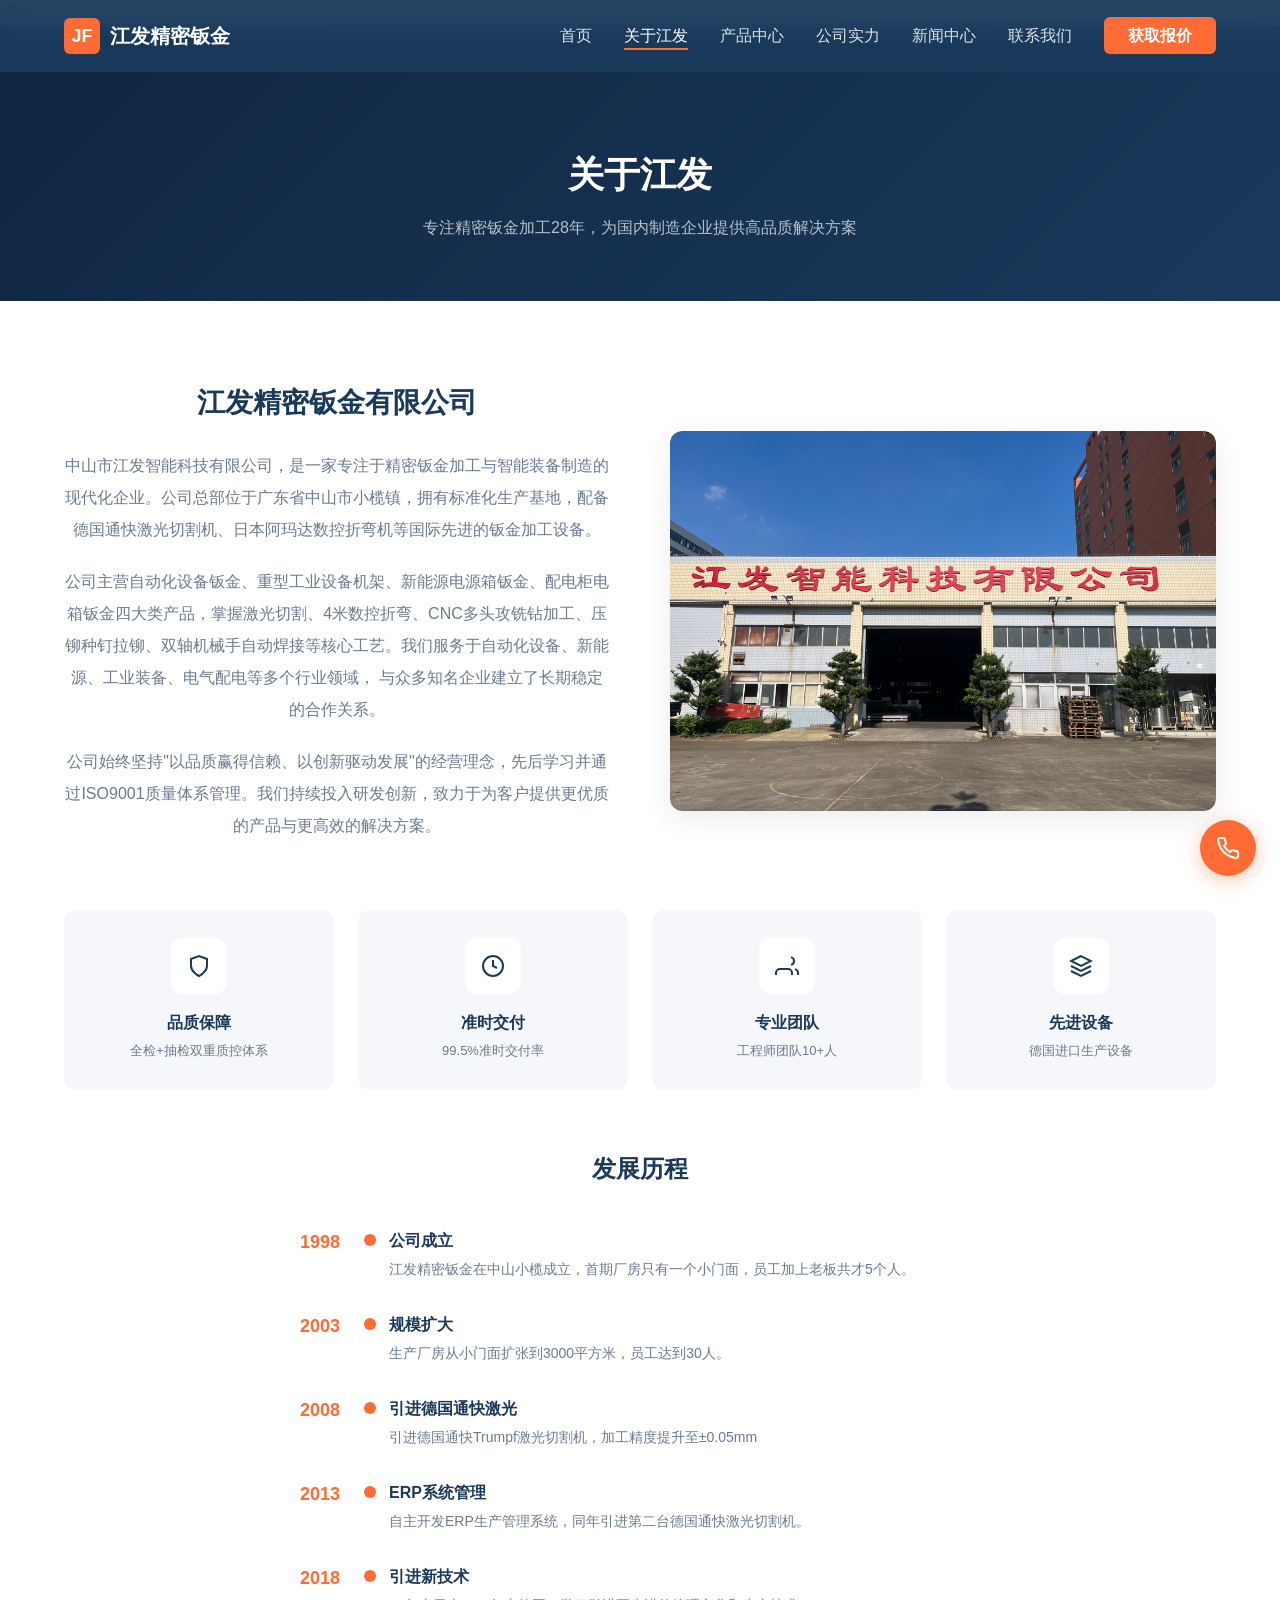
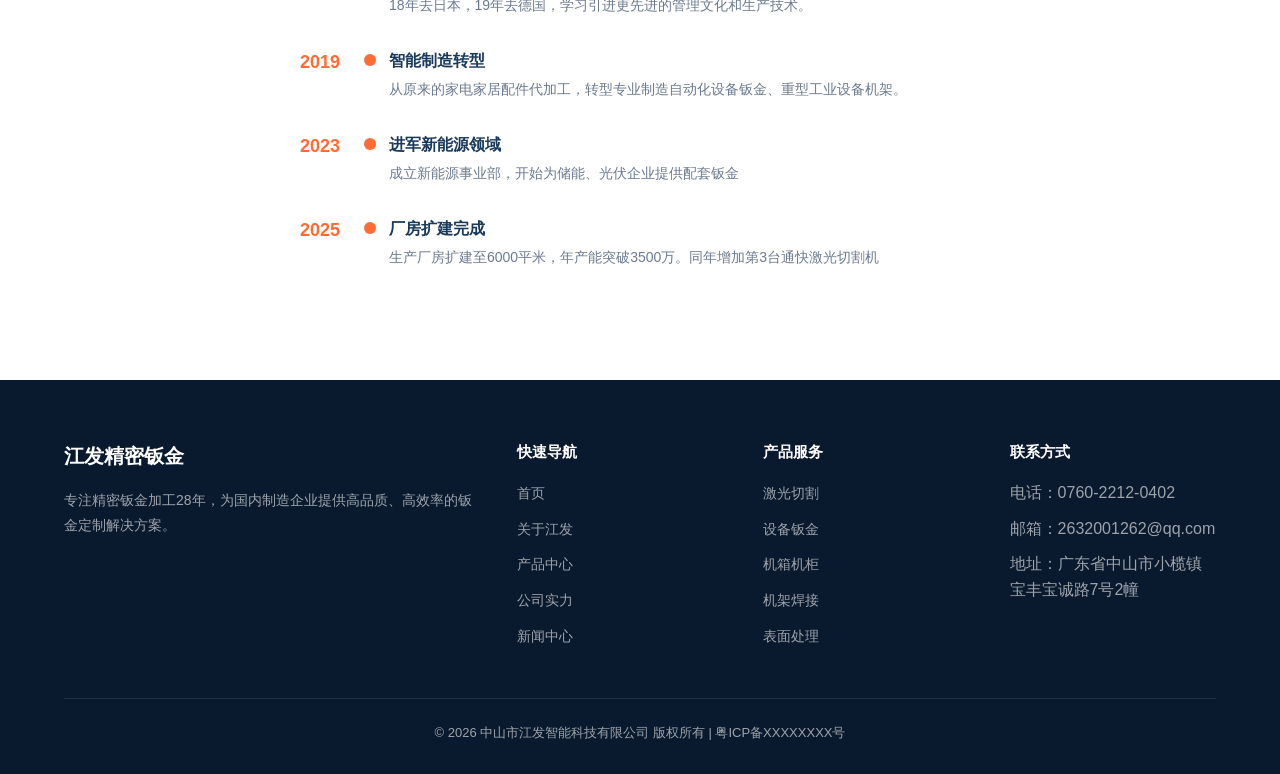
<file: about.html>
﻿
<!DOCTYPE html>
<html lang="zh-CN">
<head>
<meta charset="UTF-8">
<meta name="viewport" content="width=device-width, initial-scale=1.0">
<title>关于江发 - 江发精密钣金</title>
<link rel="icon" href="data:image/svg+xml,<svg xmlns='http://www.w3.org/2000/svg' viewBox='0 0 100 100'><rect width='100' height='100' rx='20' fill='%23ff6b35'/><text x='50' y='68' font-size='50' font-weight='bold' text-anchor="middle" fill="white" font-family="sans-serif">JF</text></svg>">
<link rel="stylesheet" href="css/style.css">
</head>
<body>

<!-- 导航栏 -->
<nav class="navbar">
  <div class="container navbar-inner">
    <a href="index.html" class="logo">
      <div class="logo-icon">JF</div>
      <span>江发精密钣金</span>
    </a>
    <ul class="nav-links">
      <li><a href="index.html">首页</a></li>
      <li><a href="about.html" class="active">关于江发</a></li>
      <li><a href="products.html">产品中心</a></li>
      <li><a href="cases.html">公司实力</a></li>
      <li><a href="news.html">新闻中心</a></li>
      <li><a href="contact.html">联系我们</a></li>
      <li><a href="contact.html" class="nav-cta">获取报价</a></li>
    </ul>
    <button class="mobile-menu-btn" onclick="toggleMobileMenu()">
      <svg width="24" height="24" viewBox="0 0 24 24" fill="none" stroke="currentColor" stroke-width="2">
        <line x1="3" y1="6" x2="21" y2="6"/><line x1="3" y1="12" x2="21" y2="12"/><line x1="3" y1="18" x2="21" y2="18"/>
      </svg>
    </button>
  </div>
</nav>

<!-- 页面头部 -->
<div class="page-header">
  <div class="container">
    <h1>关于江发</h1>
    <p>专注精密钣金加工28年，为国内制造企业提供高品质解决方案</p>
  </div>
</div>

<!-- 公司介绍 -->
<section class="section">
  <div class="container">
    <div class="about-layout">
      <div class="about-content">
        <h2 style="color:var(--primary);font-size:28px;margin-bottom:24px;" contenteditable="true">江发精密钣金有限公司</h2>
        <p contenteditable="true">中山市江发智能科技有限公司，是一家专注于精密钣金加工与智能装备制造的现代化企业。公司总部位于广东省中山市小榄镇，拥有标准化生产基地，配备德国通快激光切割机、日本阿玛达数控折弯机等国际先进的钣金加工设备。</p>
        <p contenteditable="true">公司主营自动化设备钣金、重型工业设备机架、新能源电源箱钣金、配电柜电箱钣金四大类产品，掌握激光切割、4米数控折弯、CNC多头攻铣钻加工、压铆种钉拉铆、双轴机械手自动焊接等核心工艺。我们服务于自动化设备、新能源、工业装备、电气配电等多个行业领域，   与众多知名企业建立了长期稳定的合作关系。</p>
        <p contenteditable="true">公司始终坚持"以品质赢得信赖、以创新驱动发展"的经营理念，先后学习并通过ISO9001质量体系管理。我们持续投入研发创新，致力于为客户提供更优质的产品与更高效的解决方案。</p>
      </div>
      <div class="about-img-box">
        <img src="images/IMG_9147.JPG" alt="公司门面" style="width: 100%; height: 100%; object-fit: cover; display: block; border-radius: 12px;">
      </div>
    </div>

    <div class="about-features">
      <div class="about-feature">
        <div class="icon"><svg viewBox="0 0 24 24" fill="none" stroke="currentColor" stroke-width="2"><path d="M12 22s8-4 8-10V5l-8-3-8 3v7c0 6 8 10 8 10z"/></svg></div>
        <h4>品质保障</h4>
        <p>全检+抽检双重质控体系</p>
      </div>
      <div class="about-feature">
        <div class="icon"><svg viewBox="0 0 24 24" fill="none" stroke="currentColor" stroke-width="2"><circle cx="12" cy="12" r="10"/><path d="M12 6v6l4 2"/></svg></div>
        <h4>准时交付</h4>
        <p>99.5%准时交付率</p>
      </div>
      <div class="about-feature">
        <div class="icon"><svg viewBox="0 0 24 24" fill="none" stroke="currentColor" stroke-width="2"><path d="M17 21v-2a4 4 0 00-4-4H5a4 4 0 00-4 4v2M23 21v-2a4 4 0 00-3-3.87M16 3.13a4 4 0 010 7.75"/></svg></div>
        <h4>专业团队</h4>
        <p>工程师团队10+人</p>
      </div>
      <div class="about-feature">
        <div class="icon"><svg viewBox="0 0 24 24" fill="none" stroke="currentColor" stroke-width="2"><path d="M12 2L2 7l10 5 10-5-10-5z"/><path d="M2 17l10 5 10-5M2 12l10 5 10-5"/></svg></div>
        <h4>先进设备</h4>
        <p>德国进口生产设备</p>
      </div>
    </div>

    <!-- 发展历程 -->
    <div class="timeline">
      <h3>发展历程</h3>
      <div class="timeline-item">
        <div class="timeline-year">1998</div>
        <div><div class="timeline-line"></div><div class="timeline-dot"></div></div>
        <div class="timeline-content">
          <h4>公司成立</h4>
          <p>江发精密钣金在中山小榄成立，首期厂房只有一个小门面，员工加上老板共才5个人。</p>
        </div>
      </div>
      <div class="timeline-item">
        <div class="timeline-year">2003</div>
        <div><div class="timeline-line"></div><div class="timeline-dot"></div></div>
        <div class="timeline-content">
          <h4>规模扩大</h4>
          <p>生产厂房从小门面扩张到3000平方米，员工达到30人。</p>
        </div>
      </div>
      <div class="timeline-item">
        <div class="timeline-year">2008</div>
        <div><div class="timeline-line"></div><div class="timeline-dot"></div></div>
        <div class="timeline-content">
          <h4>引进德国通快激光</h4>
          <p>引进德国通快Trumpf激光切割机，加工精度提升至±0.05mm</p>
        </div>
      </div>
      <div class="timeline-item">
        <div class="timeline-year">2013</div>
        <div><div class="timeline-line"></div><div class="timeline-dot"></div></div>
        <div class="timeline-content">
          <h4>ERP系统管理</h4>
          <p>自主开发ERP生产管理系统，同年引进第二台德国通快激光切割机。</p>
        </div>
      </div>
      <div class="timeline-item">
        <div class="timeline-year">2018</div>
        <div><div class="timeline-line"></div><div class="timeline-dot"></div></div>
        <div class="timeline-content">
          <h4>引进新技术</h4>
          <p>18年去日本，19年去德国，学习引进更先进的管理文化和生产技术。</p>
        </div>
      </div>
      <div class="timeline-item">
        <div class="timeline-year">2019</div>
        <div><div class="timeline-line"></div><div class="timeline-dot"></div></div>
        <div class="timeline-content">
          <h4>智能制造转型</h4>
          <p>从原来的家电家居配件代加工，转型专业制造自动化设备钣金、重型工业设备机架。</p>
        </div>
      </div>
<div class="timeline-item">
        <div class="timeline-year">2023</div>
        <div><div class="timeline-line"></div><div class="timeline-dot"></div></div>
        <div class="timeline-content">
          <h4>进军新能源领域</h4>
          <p>成立新能源事业部，开始为储能、光伏企业提供配套钣金</p>
        </div>
      </div>
      <div class="timeline-item">
        <div class="timeline-year">2025</div>
        <div><div class="timeline-line"></div><div class="timeline-dot"></div></div>
        <div class="timeline-content">
          <h4>厂房扩建完成</h4>
          <p>生产厂房扩建至6000平米，年产能突破3500万。同年增加第3台通快激光切割机</p>
        </div>
      </div>
    </div>
  </div>
</section>

<!-- 页脚 -->
<footer class="footer">
  <div class="container">
    <div class="footer-inner">
      <div class="footer-brand">
        <h3>江发精密钣金</h3>
        <p>专注精密钣金加工28年，为国内制造企业提供高品质、高效率的钣金定制解决方案。</p>
      </div>
      <div class="footer-col">
        <h4>快速导航</h4>
        <ul>
          <li><a href="index.html">首页</a></li>
          <li><a href="about.html">关于江发</a></li>
          <li><a href="products.html">产品中心</a></li>
          <li><a href="cases.html">公司实力</a></li>
          <li><a href="news.html">新闻中心</a></li>
        </ul>
      </div>
      <div class="footer-col">
        <h4>产品服务</h4>
        <ul>
          <li><a href="products.html">激光切割</a></li>
          <li><a href="products.html">设备钣金</a></li>
          <li><a href="products.html">机箱机柜</a></li>
          <li><a href="products.html">机架焊接</a></li>
          <li><a href="products.html">表面处理</a></li>
        </ul>
      </div>
      <div class="footer-col">
        <h4>联系方式</h4>
        <ul>
          <li>电话：0760-2212-0402</li>
          <li>邮箱：2632001262@qq.com</li>
          <li>地址：广东省中山市小榄镇宝丰宝诚路7号2幢</li>
        </ul>
      </div>
    </div>
    <div class="footer-bottom">
      <p>© 2026 中山市江发智能科技有限公司 版权所有 | 粤ICP备XXXXXXXX号</p>
    </div>
  </div>
</footer>

<div class="float-btn">
  <div class="float-phone" onclick="showToast('拨打电话：0760-2212-0402')">
    <svg viewBox="0 0 24 24" fill="none" stroke="currentColor" stroke-width="2"><path d="M22 16.92v3a2 2 0 01-2.18 2 19.79 19.79 0 01-8.63-3.07 19.5 19.5 0 01-6-6 19.79 19.79 0 01-3.07-8.67A2 2 0 014.11 2h3a2 2 0 012 1.72c.127.96.361 1.903.7 2.81a2 2 0 01-.45 2.11L8.09 9.91a16 16 0 006 6l1.27-1.27a2 2 0 012.11-.45c.907.339 1.85.573 2.81.7A2 2 0 0122 16.92z"/></svg>
  </div>
</div>

<script src="js/main.js"></script>
</body>
</html>
</file>
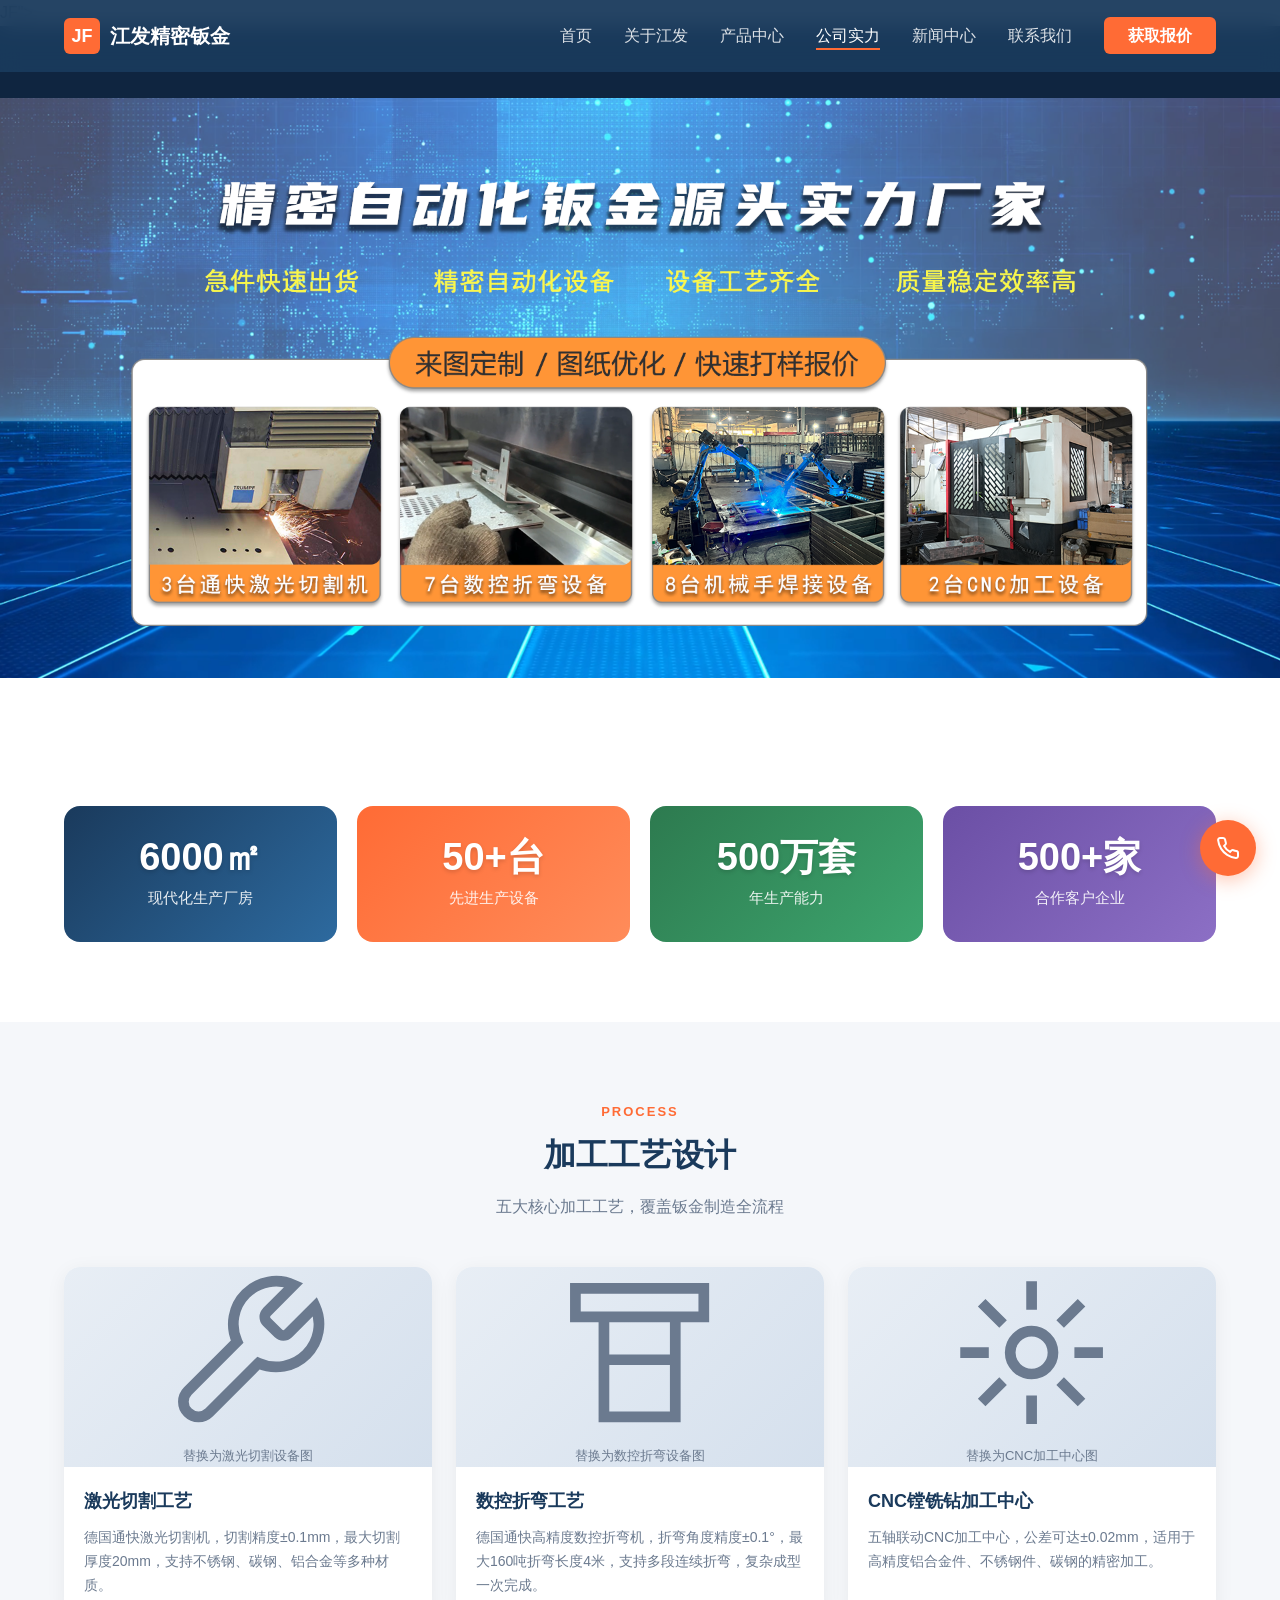
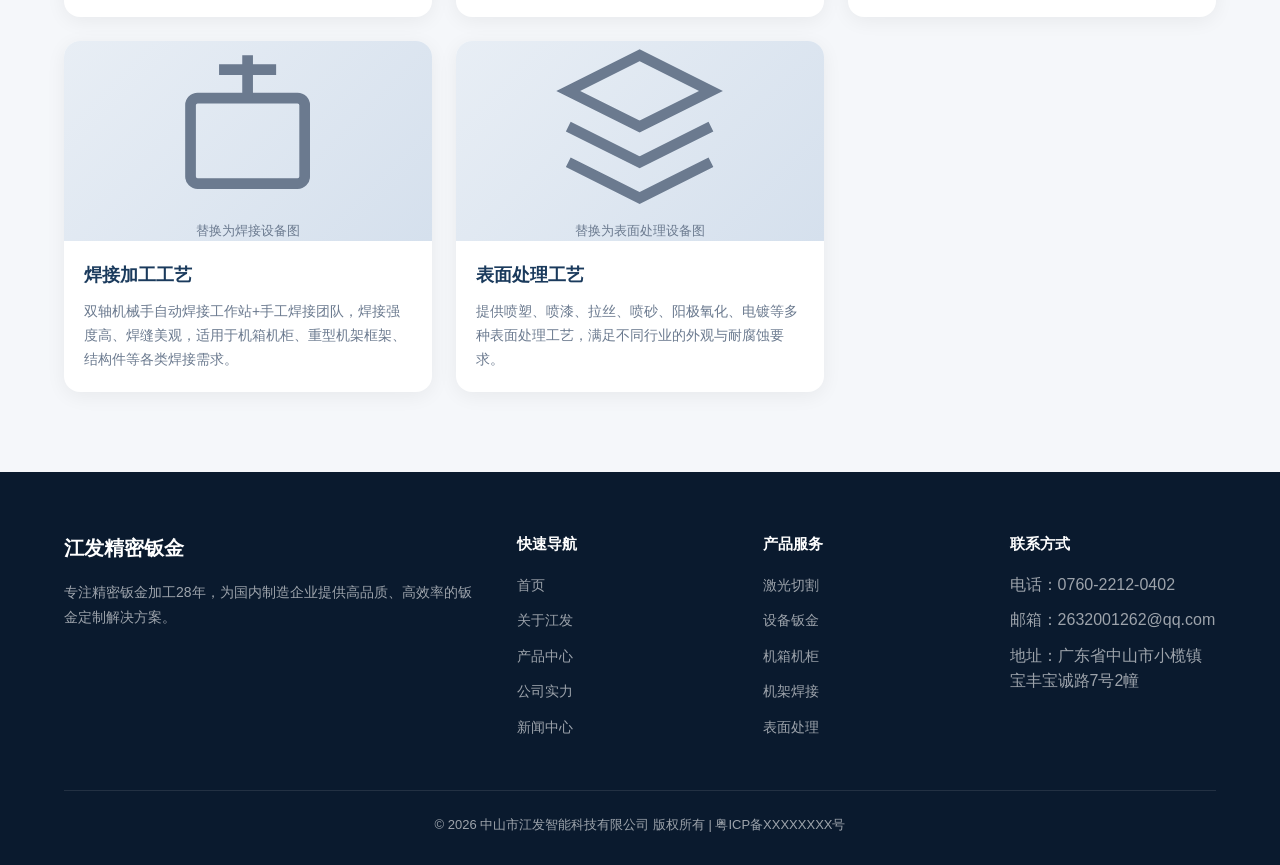
<file: cases.html>
﻿
<!DOCTYPE html>
<html lang="zh-CN">
<head>
<meta charset="UTF-8">
<meta name="viewport" content="width=device-width, initial-scale=1.0">
<title>公司实力 - 江发精密钣金</title>
<link rel="icon" href="data:image/svg+xml,<svg xmlns='http://www.w3.org/2000/svg' viewBox='0 0 100 100'><rect width='100' height='100' rx='20' fill='%23ff6b35'/><text x='50' y='68' font-size='50' font-weight='bold' text-anchor="middle" fill="white" font-family="sans-serif">JF</text></svg>">
<link rel="stylesheet" href="css/style.css">
</head>
<body>

<nav class="navbar">
  <div class="container navbar-inner">
    <a href="index.html" class="logo">
      <div class="logo-icon">JF</div>
      <span>江发精密钣金</span>
    </a>
    <ul class="nav-links">
      <li><a href="index.html">首页</a></li>
      <li><a href="about.html">关于江发</a></li>
      <li><a href="products.html">产品中心</a></li>
      <li><a href="cases.html" class="active">公司实力</a></li>
      <li><a href="news.html">新闻中心</a></li>
      <li><a href="contact.html">联系我们</a></li>
      <li><a href="contact.html" class="nav-cta">获取报价</a></li>
    </ul>
    <button class="mobile-menu-btn" onclick="toggleMobileMenu()">
      <svg width="24" height="24" viewBox="0 0 24 24" fill="none" stroke="currentColor" stroke-width="2">
        <line x1="3" y1="6" x2="21" y2="6"/><line x1="3" y1="12" x2="21" y2="12"/><line x1="3" y1="18" x2="21" y2="18"/>
      </svg>
    </button>
  </div>
</nav>

<!-- 公司实力Hero大图 -->
<div class="page-top-spacer"></div>
<div class="cases-hero">
  <img src="images/1-2.png" alt="公司实力">
</div>
<!-- 公司实力数据 -->
<section class="section">
  <div class="container">
    <div class="strength-stats">
      <div class="strength-item">
        <div class="strength-num" contenteditable="true">6000㎡</div>
        <div class="strength-label" contenteditable="true">现代化生产厂房</div>
      </div>
      <div class="strength-item">
        <div class="strength-num" contenteditable="true">50+台</div>
        <div class="strength-label" contenteditable="true">先进生产设备</div>
      </div>
      <div class="strength-item">
        <div class="strength-num" contenteditable="true">500万套</div>
        <div class="strength-label" contenteditable="true">年生产能力</div>
      </div>
      <div class="strength-item">
        <div class="strength-num" contenteditable="true">500+家</div>
        <div class="strength-label" contenteditable="true">合作客户企业</div>
      </div>
    </div>
  </div>
</section>

<!-- 加工工艺设计 -->
<section class="section" style="background:var(--light);">
  <div class="container">
    <div class="section-header">
      <div class="tag">PROCESS</div>
      <h2 contenteditable="true">加工工艺设计</h2>
      <p contenteditable="true">五大核心加工工艺，覆盖钣金制造全流程</p>
    </div>
    <div class="process-grid">
      <!-- 激光切割工艺 -->
      <div class="process-card">
        <div class="process-img">
          <div class="img-placeholder">
            <svg viewBox="0 0 24 24" fill="none" stroke="currentColor" stroke-width="1.5">
              <path d="M14.7 6.3a1 1 0 0 0 0 1.4l1.6 1.6a1 1 0 0 0 1.4 0l3.77-3.77a6 6 0 0 1-7.94 7.94l-6.91 6.91a2.12 2.12 0 0 1-3-3l6.91-6.91a6 6 0 0 1 7.94-7.94l-3.76 3.76z"/>
            </svg>
            <div class="img-hint">替换为激光切割设备图</div>
          </div>
        </div>
        <div class="process-info">
          <h3 contenteditable="true">激光切割工艺</h3>
          <p contenteditable="true">德国通快激光切割机，切割精度±0.1mm，最大切割厚度20mm，支持不锈钢、碳钢、铝合金等多种材质。</p>
        </div>
      </div>
      <!-- 数控折弯工艺 -->
      <div class="process-card">
        <div class="process-img">
          <div class="img-placeholder" style="background:linear-gradient(135deg,#e8eef5,#d5e0ed);">
            <svg viewBox="0 0 24 24" fill="none" stroke="currentColor" stroke-width="1.5">
              <path d="M3 3h18v4H3zM7 7v14h10V7M7 13h10"/>
            </svg>
            <div class="img-hint">替换为数控折弯设备图</div>
          </div>
        </div>
        <div class="process-info">
          <h3 contenteditable="true">数控折弯工艺</h3>
          <p contenteditable="true">德国通快高精度数控折弯机，折弯角度精度±0.1°，最大160吨折弯长度4米，支持多段连续折弯，复杂成型一次完成。</p>
        </div>
      </div>
      <!-- CNC镗铣钻加工中心 -->
      <div class="process-card">
        <div class="process-img">
          <div class="img-placeholder" style="background:linear-gradient(135deg,#e8eef5,#d5e0ed);">
            <svg viewBox="0 0 24 24" fill="none" stroke="currentColor" stroke-width="1.5">
              <circle cx="12" cy="12" r="3"/>
              <path d="M12 2v4M12 18v4M2 12h4M18 12h4M5 5l3 3M16 16l3 3M5 19l3-3M16 8l3-3"/>
            </svg>
            <div class="img-hint">替换为CNC加工中心图</div>
          </div>
        </div>
        <div class="process-info">
          <h3 contenteditable="true">CNC镗铣钻加工中心</h3>
          <p contenteditable="true">五轴联动CNC加工中心，公差可达±0.02mm，适用于高精度铝合金件、不锈钢件、碳钢的精密加工。</p>
        </div>
      </div>
      <!-- 焊接加工工艺 -->
      <div class="process-card">
        <div class="process-img">
          <div class="img-placeholder" style="background:linear-gradient(135deg,#e8eef5,#d5e0ed);">
            <svg viewBox="0 0 24 24" fill="none" stroke="currentColor" stroke-width="1.5">
              <rect x="4" y="8" width="16" height="12" rx="1"/>
              <path d="M12 8V4M8 4h8M12 2v2"/>
            </svg>
            <div class="img-hint">替换为焊接设备图</div>
          </div>
        </div>
        <div class="process-info">
          <h3 contenteditable="true">焊接加工工艺</h3>
          <p contenteditable="true">双轴机械手自动焊接工作站+手工焊接团队，焊接强度高、焊缝美观，适用于机箱机柜、重型机架框架、结构件等各类焊接需求。</p>
        </div>
      </div>
      <!-- 表面处理工艺 -->
      <div class="process-card">
        <div class="process-img">
          <div class="img-placeholder" style="background:linear-gradient(135deg,#e8eef5,#d5e0ed);">
            <svg viewBox="0 0 24 24" fill="none" stroke="currentColor" stroke-width="1.5">
              <path d="M12 2L2 7l10 5 10-5-10-5zM2 17l10 5 10-5M2 12l10 5 10-5"/>
            </svg>
            <div class="img-hint">替换为表面处理设备图</div>
          </div>
        </div>
        <div class="process-info">
          <h3 contenteditable="true">表面处理工艺</h3>
          <p contenteditable="true">提供喷塑、喷漆、拉丝、喷砂、阳极氧化、电镀等多种表面处理工艺，满足不同行业的外观与耐腐蚀要求。</p>
        </div>
      </div>
    </div>
  </div>
</section>

<footer class="footer">
  <div class="container">
    <div class="footer-inner">
      <div class="footer-brand">
        <h3>江发精密钣金</h3>
        <p>专注精密钣金加工28年，为国内制造企业提供高品质、高效率的钣金定制解决方案。</p>
      </div>
      <div class="footer-col">
        <h4>快速导航</h4>
        <ul>
          <li><a href="index.html">首页</a></li>
          <li><a href="about.html">关于江发</a></li>
          <li><a href="products.html">产品中心</a></li>
          <li><a href="cases.html">公司实力</a></li>
          <li><a href="news.html">新闻中心</a></li>
        </ul>
      </div>
      <div class="footer-col">
        <h4>产品服务</h4>
        <ul>
          <li><a href="products.html">激光切割</a></li>
          <li><a href="products.html">设备钣金</a></li>
          <li><a href="products.html">机箱机柜</a></li>
          <li><a href="products.html">机架焊接</a></li>
          <li><a href="products.html">表面处理</a></li>
        </ul>
      </div>
      <div class="footer-col">
        <h4>联系方式</h4>
        <ul>
          <li>电话：0760-2212-0402</li>
          <li>邮箱：2632001262@qq.com</li>
          <li>地址：广东省中山市小榄镇宝丰宝诚路7号2幢</li>
        </ul>
      </div>
    </div>
    <div class="footer-bottom">
      <p>© 2026 中山市江发智能科技有限公司 版权所有 | 粤ICP备XXXXXXXX号</p>
    </div>
  </div>
</footer>

<div class="float-btn">
  <div class="float-phone" onclick="showToast('拨打电话：0760-2212-0402')">
    <svg viewBox="0 0 24 24" fill="none" stroke="currentColor" stroke-width="2"><path d="M22 16.92v3a2 2 0 01-2.18 2 19.79 19.79 0 01-8.63-3.07 19.5 19.5 0 01-6-6 19.79 19.79 0 01-3.07-8.67A2 2 0 014.11 2h3a2 2 0 012 1.72c.127.96.361 1.903.7 2.81a2 2 0 01-.45 2.11L8.09 9.91a16 16 0 006 6l1.27-1.27a2 2 0 012.11-.45c.907.339 1.85.573 2.81.7A2 2 0 0122 16.92z"/></svg>
  </div>
</div>

<script src="js/main.js"></script>
</body>
</html>
</file>
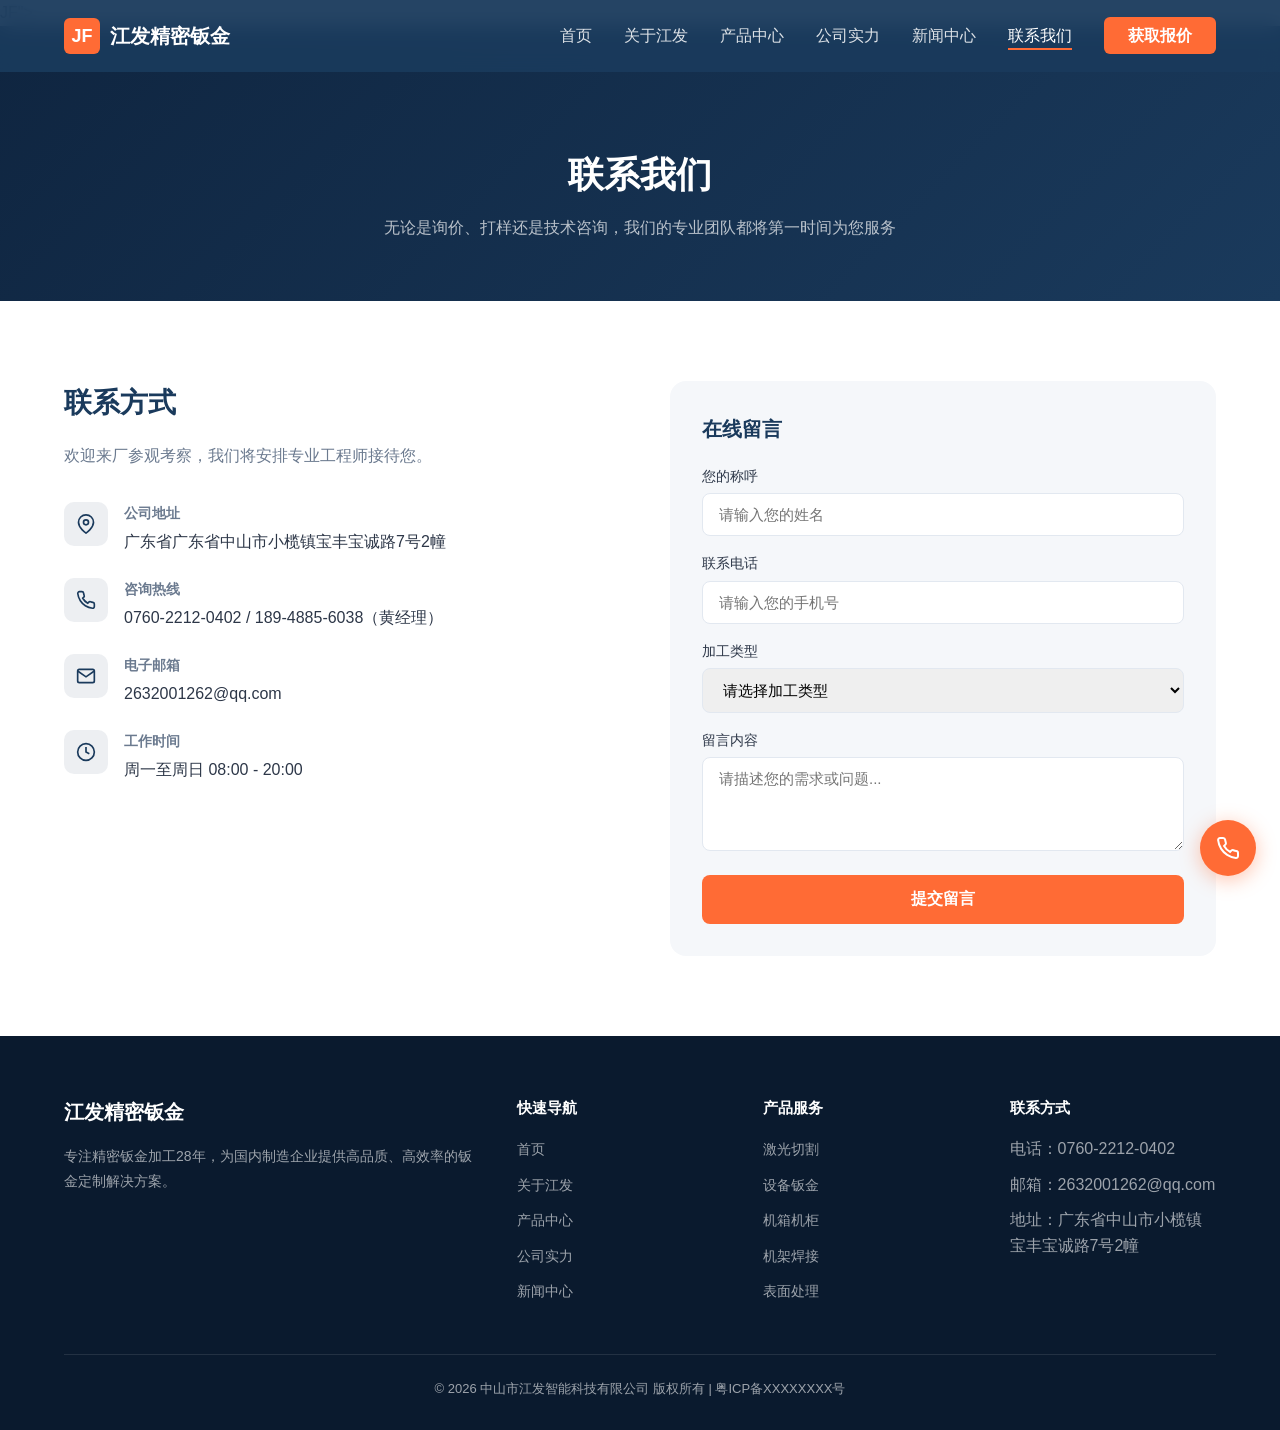
<file: contact.html>
﻿
<!DOCTYPE html>
<html lang="zh-CN">
<head>
<meta charset="UTF-8">
<meta name="viewport" content="width=device-width, initial-scale=1.0">
<title>联系我们 - 江发精密钣金</title>
<link rel="icon" href="data:image/svg+xml,<svg xmlns='http://www.w3.org/2000/svg' viewBox='0 0 100 100'><rect width='100' height='100' rx='20' fill='%23ff6b35'/><text x='50' y='68' font-size='50' font-weight='bold' text-anchor="middle" fill="white" font-family="sans-serif">JF</text></svg>">
<link rel="stylesheet" href="css/style.css">
</head>
<body>

<nav class="navbar">
  <div class="container navbar-inner">
    <a href="index.html" class="logo">
      <div class="logo-icon">JF</div>
      <span>江发精密钣金</span>
    </a>
    <ul class="nav-links">
      <li><a href="index.html">首页</a></li>
      <li><a href="about.html">关于江发</a></li>
      <li><a href="products.html">产品中心</a></li>
      <li><a href="cases.html">公司实力</a></li>
      <li><a href="news.html">新闻中心</a></li>
      <li><a href="contact.html" class="active">联系我们</a></li>
      <li><a href="contact.html" class="nav-cta">获取报价</a></li>
    </ul>
    <button class="mobile-menu-btn" onclick="toggleMobileMenu()">
      <svg width="24" height="24" viewBox="0 0 24 24" fill="none" stroke="currentColor" stroke-width="2">
        <line x1="3" y1="6" x2="21" y2="6"/><line x1="3" y1="12" x2="21" y2="12"/><line x1="3" y1="18" x2="21" y2="18"/>
      </svg>
    </button>
  </div>
</nav>

<div class="page-header">
  <div class="container">
    <h1>联系我们</h1>
    <p>无论是询价、打样还是技术咨询，我们的专业团队都将第一时间为您服务</p>
  </div>
</div>

<section class="section">
  <div class="container">
    <div class="contact-inner">
      <div class="contact-info">
        <h2>联系方式</h2>
        <p>欢迎来厂参观考察，我们将安排专业工程师接待您。</p>
        <div class="contact-item">
          <div class="icon"><svg viewBox="0 0 24 24" fill="none" stroke="currentColor" stroke-width="2"><path d="M21 10c0 7-9 13-9 13s-9-6-9-13a9 9 0 0118 0z"/><circle cx="12" cy="10" r="3"/></svg></div>
          <div><h4>公司地址</h4><p>广东省广东省中山市小榄镇宝丰宝诚路7号2幢</p></div>
        </div>
        <div class="contact-item">
          <div class="icon"><svg viewBox="0 0 24 24" fill="none" stroke="currentColor" stroke-width="2"><path d="M22 16.92v3a2 2 0 01-2.18 2 19.79 19.79 0 01-8.63-3.07 19.5 19.5 0 01-6-6 19.79 19.79 0 01-3.07-8.67A2 2 0 014.11 2h3a2 2 0 012 1.72c.127.96.361 1.903.7 2.81a2 2 0 01-.45 2.11L8.09 9.91a16 16 0 006 6l1.27-1.27a2 2 0 012.11-.45c.907.339 1.85.573 2.81.7A2 2 0 0122 16.92z"/></svg></div>
          <div><h4>咨询热线</h4><p>0760-2212-0402 / 189-4885-6038（黄经理）</p></div>
        </div>
        <div class="contact-item">
          <div class="icon"><svg viewBox="0 0 24 24" fill="none" stroke="currentColor" stroke-width="2"><path d="M4 4h16c1.1 0 2 .9 2 2v12c0 1.1-.9 2-2 2H4c-1.1 0-2-.9-2-2V6c0-1.1.9-2 2-2z"/><polyline points="22,6 12,13 2,6"/></svg></div>
          <div><h4>电子邮箱</h4><p>2632001262@qq.com</p></div>
        </div>
        <div class="contact-item">
          <div class="icon"><svg viewBox="0 0 24 24" fill="none" stroke="currentColor" stroke-width="2"><circle cx="12" cy="12" r="10"/><polyline points="12 6 12 12 16 14"/></svg></div>
          <div><h4>工作时间</h4><p>周一至周日 08:00 - 20:00</p></div>
        </div>
      </div>
      <div class="contact-form-box">
        <h3>在线留言</h3>
        <form onsubmit="submitContact(event)">
          <div class="form-group"><label>您的称呼</label><input type="text" placeholder="请输入您的姓名"></div>
          <div class="form-group"><label>联系电话</label><input type="tel" placeholder="请输入您的手机号"></div>
          <div class="form-group"><label>加工类型</label>
            <select><option>请选择加工类型</option><option>激光切割</option><option>设备钣金</option><option>机箱机柜</option><option>机架焊接</option><option>表面处理</option></select>
          </div>
          <div class="form-group"><label>留言内容</label><textarea rows="4" placeholder="请描述您的需求或问题..."></textarea></div>
          <button type="submit" class="form-submit">提交留言</button>
        </form>
      </div>
    </div>
  </div>
</section>

<footer class="footer">
  <div class="container">
    <div class="footer-inner">
      <div class="footer-brand">
        <h3>江发精密钣金</h3>
        <p>专注精密钣金加工28年，为国内制造企业提供高品质、高效率的钣金定制解决方案。</p>
      </div>
      <div class="footer-col">
        <h4>快速导航</h4>
        <ul>
          <li><a href="index.html">首页</a></li>
          <li><a href="about.html">关于江发</a></li>
          <li><a href="products.html">产品中心</a></li>
          <li><a href="cases.html">公司实力</a></li>
          <li><a href="news.html">新闻中心</a></li>
        </ul>
      </div>
      <div class="footer-col">
        <h4>产品服务</h4>
        <ul>
          <li><a href="products.html">激光切割</a></li>
          <li><a href="products.html">设备钣金</a></li>
          <li><a href="products.html">机箱机柜</a></li>
          <li><a href="products.html">机架焊接</a></li>
          <li><a href="products.html">表面处理</a></li>
        </ul>
      </div>
      <div class="footer-col">
        <h4>联系方式</h4>
        <ul>
          <li>电话：0760-2212-0402</li>
          <li>邮箱：2632001262@qq.com</li>
          <li>地址：广东省中山市小榄镇宝丰宝诚路7号2幢</li>
        </ul>
      </div>
    </div>
    <div class="footer-bottom">
      <p>© 2026 中山市江发智能科技有限公司 版权所有 | 粤ICP备XXXXXXXX号</p>
    </div>
  </div>
</footer>

<div class="float-btn">
  <div class="float-phone" onclick="showToast('拨打电话：0760-2212-0402')">
    <svg viewBox="0 0 24 24" fill="none" stroke="currentColor" stroke-width="2"><path d="M22 16.92v3a2 2 0 01-2.18 2 19.79 19.79 0 01-8.63-3.07 19.5 19.5 0 01-6-6 19.79 19.79 0 01-3.07-8.67A2 2 0 014.11 2h3a2 2 0 012 1.72c.127.96.361 1.903.7 2.81a2 2 0 01-.45 2.11L8.09 9.91a16 16 0 006 6l1.27-1.27a2 2 0 012.11-.45c.907.339 1.85.573 2.81.7A2 2 0 0122 16.92z"/></svg>
  </div>
</div>

<script src="js/main.js"></script>
</body>
</html>
</file>
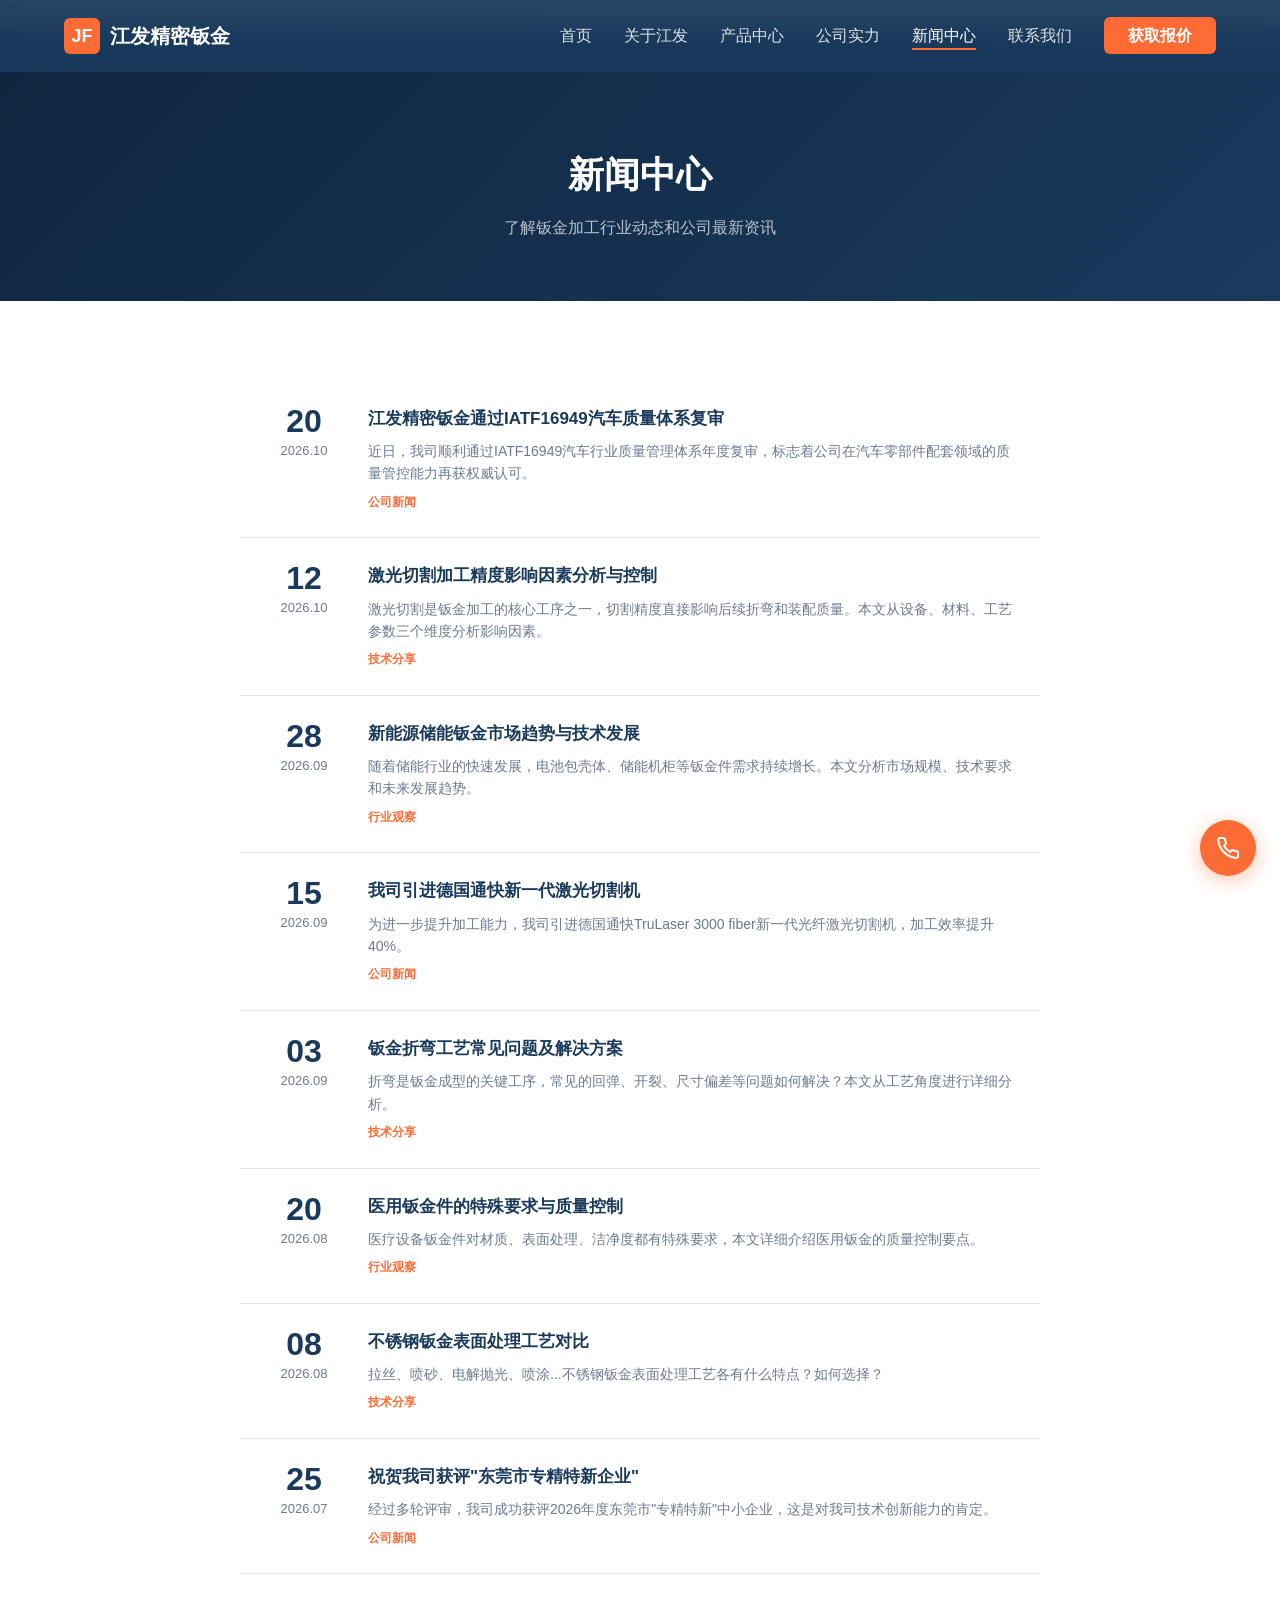
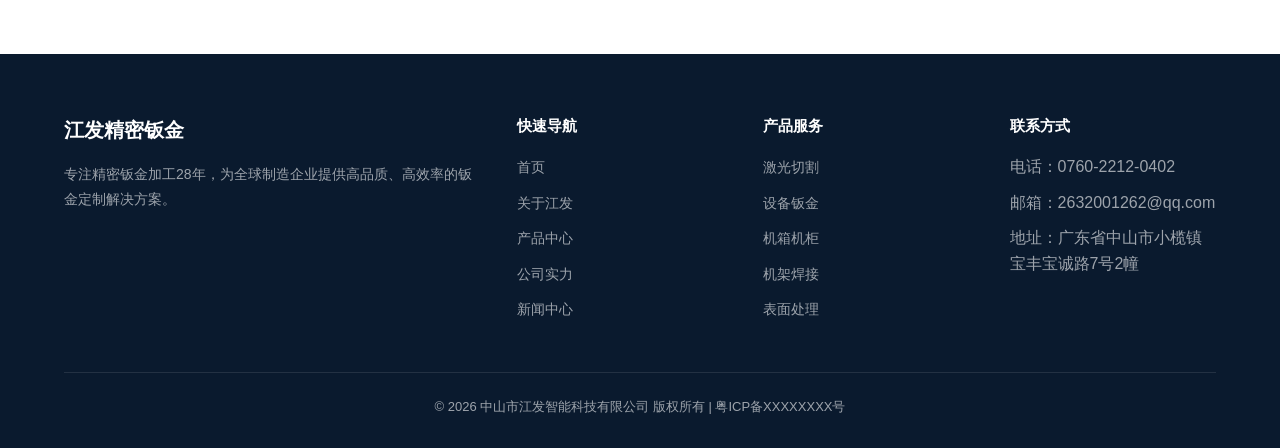
<file: news.html>
﻿
<!DOCTYPE html>
<html lang="zh-CN">
<head>
<meta charset="UTF-8">
<meta name="viewport" content="width=device-width, initial-scale=1.0">
<title>新闻中心 - 江发精密钣金</title>
<link rel="icon" href="data:image/svg+xml,<svg xmlns='http://www.w3.org/2000/svg' viewBox='0 0 100 100'><rect width='100' height='100' rx='20' fill='%23ff6b35'/><text x='50' y='68' font-size='50' font-weight='bold' text-anchor="middle" fill="white" font-family="sans-serif">JF</text></svg>">
<link rel="stylesheet" href="css/style.css">
</head>
<body>

<nav class="navbar">
  <div class="container navbar-inner">
    <a href="index.html" class="logo">
      <div class="logo-icon">JF</div>
      <span>江发精密钣金</span>
    </a>
    <ul class="nav-links">
      <li><a href="index.html">首页</a></li>
      <li><a href="about.html">关于江发</a></li>
      <li><a href="products.html">产品中心</a></li>
      <li><a href="cases.html">公司实力</a></li>
      <li><a href="news.html" class="active">新闻中心</a></li>
      <li><a href="contact.html">联系我们</a></li>
      <li><a href="contact.html" class="nav-cta">获取报价</a></li>
    </ul>
    <button class="mobile-menu-btn" onclick="toggleMobileMenu()">
      <svg width="24" height="24" viewBox="0 0 24 24" fill="none" stroke="currentColor" stroke-width="2">
        <line x1="3" y1="6" x2="21" y2="6"/><line x1="3" y1="12" x2="21" y2="12"/><line x1="3" y1="18" x2="21" y2="18"/>
      </svg>
    </button>
  </div>
</nav>

<div class="page-header">
  <div class="container">
    <h1>新闻中心</h1>
    <p>了解钣金加工行业动态和公司最新资讯</p>
  </div>
</div>

<section class="section">
  <div class="container">
    <div class="news-list" id="newsList"></div>
  </div>
</section>

<footer class="footer">
  <div class="container">
    <div class="footer-inner">
      <div class="footer-brand">
        <h3>江发精密钣金</h3>
        <p>专注精密钣金加工28年，为全球制造企业提供高品质、高效率的钣金定制解决方案。</p>
      </div>
      <div class="footer-col">
        <h4>快速导航</h4>
        <ul>
          <li><a href="index.html">首页</a></li>
          <li><a href="about.html">关于江发</a></li>
          <li><a href="products.html">产品中心</a></li>
          <li><a href="cases.html">公司实力</a></li>
          <li><a href="news.html">新闻中心</a></li>
        </ul>
      </div>
      <div class="footer-col">
        <h4>产品服务</h4>
        <ul>
          <li><a href="products.html">激光切割</a></li>
          <li><a href="products.html">设备钣金</a></li>
          <li><a href="products.html">机箱机柜</a></li>
          <li><a href="products.html">机架焊接</a></li>
          <li><a href="products.html">表面处理</a></li>
        </ul>
      </div>
      <div class="footer-col">
        <h4>联系方式</h4>
        <ul>
          <li>电话：0760-2212-0402</li>
          <li>邮箱：2632001262@qq.com</li>
          <li>地址：广东省中山市小榄镇宝丰宝诚路7号2幢</li>
        </ul>
      </div>
    </div>
    <div class="footer-bottom">
      <p>© 2026 中山市江发智能科技有限公司 版权所有 | 粤ICP备XXXXXXXX号</p>
    </div>
  </div>
</footer>

<div class="float-btn">
  <div class="float-phone" onclick="showToast('拨打电话：0760-2212-0402')">
    <svg viewBox="0 0 24 24" fill="none" stroke="currentColor" stroke-width="2"><path d="M22 16.92v3a2 2 0 01-2.18 2 19.79 19.79 0 01-8.63-3.07 19.5 19.5 0 01-6-6 19.79 19.79 0 01-3.07-8.67A2 2 0 014.11 2h3a2 2 0 012 1.72c.127.96.361 1.903.7 2.81a2 2 0 01-.45 2.11L8.09 9.91a16 16 0 006 6l1.27-1.27a2 2 0 012.11-.45c.907.339 1.85.573 2.81.7A2 2 0 0122 16.92z"/></svg>
  </div>
</div>

<script src="js/main.js"></script>
<script>
  document.addEventListener('DOMContentLoaded', function() {
    renderNews('newsList');
  });
</script>
</body>
</html>
</file>
<file: css/style.css>
﻿/* ===== 基础重置与变量 ===== */
* { margin: 0; padding: 0; box-sizing: border-box; }
:root {
  --primary: #1a3a5c;
  --primary-dark: #0f2540;
  --accent: #ff6b35;
  --accent-dark: #e55a2b;
  --light: #f5f7fa;
  --gray: #6b7a8f;
  --text: #2d3748;
  --border: #e2e8f0;
  --white: #ffffff;
}
html { scroll-behavior: smooth; }
body {
  font-family: -apple-system, BlinkMacSystemFont, "PingFang SC", "Hiragino Sans GB", "Microsoft YaHei", sans-serif;
  color: var(--text);
  line-height: 1.6;
  background: var(--white);
}
a { text-decoration: none; color: inherit; }
ul { list-style: none; }
img { max-width: 100%; display: block; }
.container { max-width: 1200px; margin: 0 auto; padding: 0 24px; }


/* ===== 导航栏 ===== */
.navbar {
  position: fixed; top: 0; left: 0; right: 0; z-index: 1000;
  background: rgba(26, 58, 92, 0.95);
  backdrop-filter: blur(10px);
}
.navbar-inner {
  display: flex; align-items: center; justify-content: space-between;
  height: 72px;
}
.logo {
  display: flex; align-items: center; gap: 10px;
  color: var(--white); font-weight: 700; font-size: 20px;
  cursor: pointer;
}
.logo-icon {
  width: 36px; height: 36px;
  background: var(--accent);
  border-radius: 6px;
  display: flex; align-items: center; justify-content: center;
  font-size: 18px; font-weight: 900;
}
.nav-links { display: flex; gap: 32px; align-items: center; }
.nav-links a {
  color: rgba(255,255,255,0.85);
  transition: color 0.2s;
  position: relative;
  cursor: pointer;
}
.nav-links a:hover, .nav-links a.active { color: var(--white); }
.nav-links a::after {
  content: '';
  position: absolute; bottom: -6px; left: 0;
  width: 0; height: 2px;
  background: var(--accent);
  transition: width 0.3s;
}
.nav-links a:hover::after, .nav-links a.active::after { width: 100%; }
.nav-cta {
  background: var(--accent);
  color: var(--white) !important;
  padding: 10px 24px;
  border-radius: 6px;
  font-weight: 600;
}
.nav-cta::after { display: none !important; }
.nav-cta:hover { background: var(--accent-dark); }
.mobile-menu-btn {
  display: none;
  background: none; border: none;
  color: var(--white); cursor: pointer;
}


/* ===== 页面头部（子页面通用） ===== */
.page-header {
  padding: 120px 0 60px;
  text-align: center;
  background: linear-gradient(135deg, var(--primary-dark), var(--primary));
  color: var(--white);
}
.page-header h1 { font-size: 36px; margin-bottom: 12px; }
.page-header p { color: rgba(255,255,255,0.7); font-size: 16px; }

.section { padding: 80px 0; }
.section-header { text-align: center; margin-bottom: 48px; }
.section-header .tag {
  color: var(--accent); font-size: 13px; font-weight: 600;
  letter-spacing: 2px; text-transform: uppercase;
}
.section-header h2 { font-size: 32px; color: var(--primary); margin-top: 8px; }
.section-header p { color: var(--gray); margin-top: 12px; max-width: 600px; margin-left: auto; margin-right: auto; }


/* ===== Hero 首页 ===== */
.hero {
  min-height: 100vh;
  background: linear-gradient(135deg, var(--primary-dark) 0%, var(--primary) 50%, #2a5a8c 100%);
  position: relative;
  display: flex; align-items: center;
  overflow: hidden;
  padding-top: 72px;
}
.hero::before {
  content: '';
  position: absolute; inset: 0;
  background-image:
    linear-gradient(rgba(255,255,255,0.03) 1px, transparent 1px),
    linear-gradient(90deg, rgba(255,255,255,0.03) 1px, transparent 1px);
  background-size: 50px 50px;
}
.hero-content { position: relative; z-index: 2; max-width: 680px; }
.hero-tag {
  display: inline-block;
  background: rgba(255, 107, 53, 0.15);
  border: 1px solid rgba(255, 107, 53, 0.3);
  color: var(--accent);
  padding: 6px 16px; border-radius: 20px; font-size: 13px;
  margin-bottom: 24px;
}
.hero h1 { font-size: 52px; color: var(--white); line-height: 1.2; margin-bottom: 24px; font-weight: 800; }
.hero h1 span { color: var(--accent); }
.hero p { font-size: 18px; color: rgba(255,255,255,0.8); margin-bottom: 40px; line-height: 1.8; }
.hero-buttons { display: flex; gap: 16px; flex-wrap: wrap; }
.btn-primary {
  background: var(--accent); color: var(--white);
  padding: 14px 36px; border-radius: 8px;
  font-weight: 600; font-size: 16px; border: none; cursor: pointer;
  transition: all 0.3s; display: inline-block;
}
.btn-primary:hover { background: var(--accent-dark); transform: translateY(-2px); box-shadow: 0 8px 20px rgba(255,107,53,0.3); }
.btn-outline {
  background: transparent; color: var(--white);
  padding: 14px 36px; border-radius: 8px;
  font-weight: 600; font-size: 16px;
  border: 2px solid rgba(255,255,255,0.3); cursor: pointer;
  transition: all 0.3s; display: inline-block;
}
.btn-outline:hover { border-color: var(--white); background: rgba(255,255,255,0.1); }
.hero-stats { display: flex; gap: 48px; margin-top: 60px; flex-wrap: wrap; }
.stat-num { font-size: 36px; color: var(--white); font-weight: 800; }
.stat-label { font-size: 14px; color: rgba(255,255,255,0.6); }
.hero-deco {
  position: absolute; right: -100px; top: 50%; transform: translateY(-50%);
  width: 600px; height: 600px; opacity: 0.1;
}


/* ===== 优势条 ===== */
.advantages { background: var(--light); padding: 60px 0; }
.adv-grid { display: grid; grid-template-columns: repeat(4, 1fr); gap: 32px; }
.adv-item { text-align: center; padding: 24px; }
.adv-icon {
  width: 64px; height: 64px;
  background: var(--white);
  border-radius: 12px;
  display: flex; align-items: center; justify-content: center;
  margin: 0 auto 16px;
  box-shadow: 0 2px 12px rgba(0,0,0,0.06);
}
.adv-icon svg { width: 28px; height: 28px; color: var(--primary); }
.adv-item h3 { font-size: 17px; color: var(--primary); margin-bottom: 8px; }
.adv-item p { font-size: 14px; color: var(--gray); }


/* ===== 产品卡片 ===== */
.product-tabs {
  display: flex; justify-content: center; gap: 8px; flex-wrap: wrap;
  margin-bottom: 40px;
}
.tab-btn {
  padding: 10px 18px;
  border: 1px solid var(--border);
  background: var(--white);
  border-radius: 24px;
  cursor: pointer; font-size: 14px; color: var(--gray);
  transition: all 0.3s;
}
.tab-btn:hover { border-color: var(--primary); color: var(--primary); }
.tab-btn.active { background: var(--primary); color: var(--white); border-color: var(--primary); }
.product-grid {
  display: grid; grid-template-columns: repeat(3, 1fr); gap: 24px;
}
.product-card {
  background: var(--white);
  border-radius: 12px; overflow: hidden;
  box-shadow: 0 2px 12px rgba(0,0,0,0.06);
  transition: all 0.3s; cursor: pointer;
}
.product-card:hover { transform: translateY(-6px); box-shadow: 0 12px 30px rgba(0,0,0,0.12); }
.product-img {
  height: 200px;
  background: linear-gradient(135deg, #e8eef5, #d5e0ed);
  display: flex; align-items: center; justify-content: center;
  position: relative;
}
.product-img svg { width: 64px; height: 64px; opacity: 0.4; }
.product-tag {
  position: absolute; top: 12px; left: 12px;
  background: var(--accent); color: var(--white);
  padding: 4px 10px; border-radius: 4px; font-size: 12px;
}
.product-info { padding: 20px; }
.product-info h3 { font-size: 16px; color: var(--primary); margin-bottom: 8px; }
.product-info p { font-size: 13px; color: var(--gray); line-height: 1.6; }


/* ===== 报价CTA ===== */
.quote-cta {
  background: linear-gradient(135deg, var(--primary), #2a5a8c);
  padding: 80px 0; color: var(--white);
}
.quote-inner { display: grid; grid-template-columns: 1fr 1fr; gap: 60px; align-items: center; }
.quote-text h2 { font-size: 32px; margin-bottom: 20px; }
.quote-text p { color: rgba(255,255,255,0.8); line-height: 1.8; margin-bottom: 28px; }
.quote-features { display: flex; flex-direction: column; gap: 14px; }
.quote-feature { display: flex; align-items: center; gap: 12px; color: rgba(255,255,255,0.9); font-size: 15px; }
.quote-feature .dot { width: 8px; height: 8px; background: var(--accent); border-radius: 50%; }
.quote-form {
  background: var(--white); border-radius: 16px; padding: 32px;
  box-shadow: 0 20px 60px rgba(0,0,0,0.2);
}
.quote-form h3 { font-size: 20px; color: var(--primary); margin-bottom: 6px; }
.quote-form .sub { color: var(--gray); font-size: 14px; margin-bottom: 20px; }
.form-group { margin-bottom: 16px; }
.form-group label { display: block; font-size: 14px; color: var(--text); margin-bottom: 6px; font-weight: 500; }
.form-group input, .form-group select, .form-group textarea {
  width: 100%; padding: 12px 16px;
  border: 1px solid var(--border); border-radius: 8px;
  font-size: 15px; font-family: inherit; outline: none;
  transition: border-color 0.2s;
}
.form-group input:focus, .form-group select:focus, .form-group textarea:focus { border-color: var(--primary); }
.form-submit {
  width: 100%; background: var(--accent); color: var(--white);
  border: none; padding: 14px; border-radius: 8px;
  font-size: 16px; font-weight: 600; cursor: pointer; transition: background 0.3s;
}
.form-submit:hover { background: var(--accent-dark); }
.form-note { text-align: center; font-size: 12px; color: var(--gray); margin-top: 10px; }

/* ===== 成功案例 ===== */.case-grid { display: grid; grid-template-columns: repeat(3, 1fr); gap: 24px; }
.case-card {
  border-radius: 12px; overflow: hidden;
  position: relative; height: 280px;
  background: linear-gradient(135deg, #e8eef5, #d5e0ed);
  display: flex; align-items: flex-end;
  cursor: pointer; transition: transform 0.3s;
}
.case-card:hover { transform: scale(1.02); }
.case-overlay {
  position: absolute; inset: 0;
  background: linear-gradient(to top, rgba(15,37,64,0.9) 0%, transparent 60%);
}
.case-info { position: relative; z-index: 2; padding: 24px; color: var(--white); width: 100%; }
.case-info .industry { font-size: 12px; color: var(--accent); font-weight: 600; letter-spacing: 1px; }
.case-info h3 { font-size: 18px; margin-top: 6px; }
.case-info p { font-size: 13px; color: rgba(255,255,255,0.7); margin-top: 8px; }
/* ===== 关于我们 ===== */
.about-content { max-width: 800px; margin: 0 auto; text-align: center; }
.about-content p { color: var(--gray); line-height: 2; margin-bottom: 20px; font-size: 16px; }
.about-features {
  display: grid; grid-template-columns: repeat(4, 1fr); gap: 24px;
  margin-top: 48px;
}
.about-feature {
  background: var(--light); border-radius: 12px; padding: 28px 20px;
  text-align: center;
}
.about-feature .icon {
  width: 56px; height: 56px;
  background: var(--white); border-radius: 12px;
  display: flex; align-items: center; justify-content: center;
  margin: 0 auto 16px;
}
.about-feature .icon svg { width: 24px; height: 24px; color: var(--primary); }
.about-feature h4 { font-size: 16px; color: var(--primary); margin-bottom: 6px; }
.about-feature p { font-size: 13px; color: var(--gray); margin: 0; }

.timeline { max-width: 800px; margin: 60px auto 0; }
.timeline h3 { text-align: center; font-size: 24px; color: var(--primary); margin-bottom: 40px; }
.timeline-item {
  display: grid; grid-template-columns: 100px 1px 1fr;
  gap: 24px; margin-bottom: 32px;
}
.timeline-year { text-align: right; font-weight: 700; color: var(--accent); font-size: 18px; }
.timeline-line { width: 2px; background: var(--border); justify-self: center; }
.timeline-dot {
  width: 12px; height: 12px; background: var(--accent);
  border-radius: 50%; justify-self: center; margin-top: 6px;
}
.timeline-content h4 { font-size: 16px; color: var(--primary); margin-bottom: 4px; }
.timeline-content p { font-size: 14px; color: var(--gray); }


/* ===== 新闻中心 ===== */
.news-list { max-width: 800px; margin: 0 auto; }
.news-item {
  display: flex; gap: 24px; padding: 24px;
  border-bottom: 1px solid var(--border);
  cursor: pointer; transition: background 0.2s;
}
.news-item:hover { background: var(--light); }
.news-date-box {
  text-align: center; flex-shrink: 0;
  width: 80px;
}
.news-date-box .day { font-size: 32px; font-weight: 800; color: var(--primary); line-height: 1; }
.news-date-box .month { font-size: 13px; color: var(--gray); margin-top: 4px; }
.news-item-info h3 { font-size: 17px; color: var(--primary); margin-bottom: 8px; }
.news-item-info p { font-size: 14px; color: var(--gray); line-height: 1.6; }
.news-item-info .category {
  display: inline-block; font-size: 12px; color: var(--accent);
  margin-top: 8px; font-weight: 600;
}


/* ===== 联系我们 ===== */
.contact-inner { display: grid; grid-template-columns: 1fr 1fr; gap: 60px; }
.contact-info h2 { font-size: 28px; color: var(--primary); margin-bottom: 16px; }
.contact-info > p { color: var(--gray); margin-bottom: 32px; line-height: 1.8; }
.contact-item { display: flex; gap: 16px; margin-bottom: 24px; align-items: flex-start; }
.contact-item .icon {
  width: 44px; height: 44px;
  background: rgba(26,58,92,0.08); border-radius: 10px;
  display: flex; align-items: center; justify-content: center; flex-shrink: 0;
}
.contact-item .icon svg { width: 20px; height: 20px; color: var(--primary); }
.contact-item h4 { font-size: 14px; color: var(--gray); margin-bottom: 4px; }
.contact-item p { font-size: 16px; color: var(--text); font-weight: 500; }
.contact-form-box {
  background: var(--light); border-radius: 16px; padding: 32px;
}
.contact-form-box h3 { font-size: 20px; color: var(--primary); margin-bottom: 20px; }


/* ===== 页脚 ===== */
.footer { background: #0a1a2e; padding: 60px 0 30px; color: rgba(255,255,255,0.6); }
.footer-inner {
  display: grid; grid-template-columns: 2fr 1fr 1fr 1fr;
  gap: 40px; margin-bottom: 40px;
}
.footer-brand h3 { color: var(--white); font-size: 20px; margin-bottom: 16px; }
.footer-brand p { font-size: 14px; line-height: 1.8; }
.footer-col h4 { color: var(--white); font-size: 15px; margin-bottom: 16px; }
.footer-col ul li { margin-bottom: 10px; }
.footer-col a { font-size: 14px; transition: color 0.2s; cursor: pointer; }
.footer-col a:hover { color: var(--accent); }
.footer-bottom {
  border-top: 1px solid rgba(255,255,255,0.1);
  padding-top: 24px; text-align: center; font-size: 13px;
}


/* ===== 浮动按钮 ===== */
.float-btn { position: fixed; right: 24px; bottom: 24px; z-index: 999; }
.float-phone {
  width: 56px; height: 56px; background: var(--accent);
  border-radius: 50%; display: flex; align-items: center; justify-content: center;
  box-shadow: 0 4px 20px rgba(255,107,53,0.4); cursor: pointer;
  transition: transform 0.3s;
}
.float-phone:hover { transform: scale(1.1); }
.float-phone svg { width: 24px; height: 24px; color: var(--white); }


/* ===== Toast ===== */
#toast {
  position: fixed; top: 80px; left: 50%; transform: translateX(-50%);
  background: rgba(0,0,0,0.8); color: white;
  padding: 12px 24px; border-radius: 8px; z-index: 9999;
  display: none; font-size: 14px;
}


/* ===== 响应式平板端 ===== */
@media (max-width: 968px) {
  .nav-links { 
    display: none; 
    position: absolute;
    top: 72px; left: 0; right: 0;
    background: rgba(15, 37, 64, 0.98);
    flex-direction: column;
    gap: 0;
    padding: 16px 0;
    box-shadow: 0 8px 20px rgba(0,0,0,0.2);
  }
  .nav-links.mobile-open { display: flex; }
  .nav-links li { width: 100%; }
  .nav-links a {
    display: block;
    padding: 14px 24px;
    font-size: 15px;
    border-bottom: 1px solid rgba(255,255,255,0.08);
  }
  .nav-links a::after { display: none; }
  .nav-links .nav-cta {
    margin: 16px 24px 0;
    text-align: center;
    border-radius: 6px;
  }
  .mobile-menu-btn { display: block; }
  .hero { min-height: auto; padding: 120px 0 80px; }
  .hero h1 { font-size: 36px; }
  .hero p { font-size: 16px; }
  .hero-stats { gap: 20px; margin-top: 40px; }
  .stat-num { font-size: 28px; }
  .product-grid { grid-template-columns: repeat(2, 1fr); gap: 16px; }
  .case-grid { grid-template-columns: repeat(2, 1fr); gap: 16px; }
  .case-card { height: 220px; }
  .quote-inner, .contact-inner { grid-template-columns: 1fr; gap: 40px; }
  .footer-inner { grid-template-columns: 1fr 1fr; gap: 24px; }
  .adv-grid, .about-features { grid-template-columns: repeat(2, 1fr); gap: 16px; }
  .section { padding: 60px 0; }
  .page-header { padding: 100px 0 40px; }
  .page-header h1 { font-size: 30px; }
  .section-header { margin-bottom: 32px; }
  .section-header h2 { font-size: 26px; }
  .quote-form, .contact-form-box { padding: 24px; }
  .about-content p { font-size: 15px; }
}



/* ===== 响应式手机端 ===== */
@media (max-width: 640px) {
  .container { padding: 0 16px; }
  
  /* 导航栏 */
  .navbar-inner { height: 60px; }
  .logo { font-size: 17px; }
  .logo-icon { width: 32px; height: 32px; font-size: 16px; }
  
  /* Hero */
  .hero { padding: 100px 0 60px; min-height: auto; }
  .hero h1 { font-size: 26px; line-height: 1.3; }
  .hero p { font-size: 15px; line-height: 1.7; }
  .hero-tag { font-size: 12px; padding: 5px 12px; }
  .hero-buttons { flex-direction: column; }
  .btn-primary, .btn-outline { width: 100%; text-align: center; padding: 12px 24px; font-size: 15px; }
  .hero-stats { grid-template-columns: repeat(2, 1fr); gap: 16px; }
  .stat-num { font-size: 24px; }
  .hero-deco { display: none; }
  
  /* 通用section */
  .section { padding: 48px 0; }
  .section-header h2 { font-size: 22px; }
  .section-header p { font-size: 14px; }
  
  /* 页面头部 */
  .page-header { padding: 80px 0 30px; }
  .page-header h1 { font-size: 24px; }
  .page-header p { font-size: 14px; }
  
  /* 优势条 */
  .advantages { padding: 40px 0; }
  .adv-grid { grid-template-columns: 1fr; gap: 12px; }
  .adv-item { padding: 16px; }
  .adv-icon { width: 52px; height: 52px; }
  .adv-item h3 { font-size: 15px; }
  .adv-item p { font-size: 13px; }
  
  /* 产品 */
  .product-tabs { gap: 6px; margin-bottom: 24px; }
  .tab-btn { padding: 8px 14px; font-size: 13px; }
  .product-grid { grid-template-columns: 1fr; gap: 16px; }
  .product-img { height: 180px; }
  .product-info { padding: 16px; }
  .product-info h3 { font-size: 15px; }
  .product-info p { font-size: 13px; }
  
  /* 报价表单 */
  .quote-cta { padding: 48px 0; }
  .quote-text h2 { font-size: 24px; }
  .quote-text p { font-size: 14px; }
  .quote-form { padding: 20px; }
  .quote-form h3 { font-size: 18px; }
  .form-group { margin-bottom: 14px; }
  .form-group label { font-size: 13px; }
  .form-group input, .form-group select, .form-group textarea { 
    font-size: 16px; padding: 10px 14px; 
  }
  .form-submit { padding: 12px; font-size: 15px; }
  
  /* 案例 */
  .case-grid { grid-template-columns: 1fr; gap: 16px; }
  .case-card { height: 200px; }
  .case-info { padding: 16px; }
  .case-info h3 { font-size: 16px; }
  .case-info p { font-size: 12px; }
  
  /* 关于我们 */
  .about-content p { font-size: 14px; line-height: 1.8; }
  .about-features { grid-template-columns: 1fr; gap: 12px; }
  .about-feature { padding: 20px 16px; }
  .about-feature h4 { font-size: 15px; }
  
  /* 时间轴 */
  .timeline { margin-top: 40px; }
  .timeline h3 { font-size: 20px; margin-bottom: 30px; }
  .timeline-item { grid-template-columns: 50px 1px 1fr; gap: 12px; margin-bottom: 24px; }
  .timeline-year { font-size: 15px; }
  .timeline-content h4 { font-size: 15px; }
  .timeline-content p { font-size: 13px; }
  
  /* 新闻 */
  .news-item { flex-direction: column; gap: 12px; padding: 16px; }
  .news-date-box { width: auto; display: flex; align-items: center; gap: 8px; }
  .news-date-box .day { font-size: 24px; }
  .news-item-info h3 { font-size: 15px; }
  .news-item-info p { font-size: 13px; }
  
  /* 联系我们 */
  .contact-inner { gap: 32px; }
  .contact-info h2 { font-size: 22px; }
  .contact-item { margin-bottom: 16px; }
  .contact-item .icon { width: 40px; height: 40px; }
  .contact-item p { font-size: 14px; }
  .contact-form-box { padding: 20px; }
  .contact-form-box h3 { font-size: 18px; }
  
  /* 页脚 */
  .footer { padding: 40px 0 20px; }
  .footer-inner { grid-template-columns: 1fr; gap: 20px; margin-bottom: 24px; }
  .footer-brand h3 { font-size: 18px; }
  .footer-brand p { font-size: 13px; }
  .footer-col h4 { font-size: 14px; margin-bottom: 12px; }
  .footer-col a, .footer-col ul li { font-size: 13px; }
  .footer-bottom { font-size: 12px; padding-top: 16px; }
  
  /* 浮动按钮 */
  .float-btn { right: 16px; bottom: 16px; }
  .float-phone { width: 48px; height: 48px; }
  
  /* Toast */
  #toast { top: 70px; font-size: 13px; padding: 10px 18px; }
}


/* ===== 超小屏（<380px） ===== */
@media (max-width: 380px) {
  .hero h1 { font-size: 22px; }
  .stat-num { font-size: 20px; }
  .section-header h2 { font-size: 20px; }
  .product-img { height: 160px; }
}


/* ===== 设备轮播图 ===== */
.equipment-slider {
  position: relative;
  max-width: 1200px;
  margin: 0 auto;
  overflow: hidden;
  border-radius: 16px;
  box-shadow: 0 8px 30px rgba(0,0,0,0.1);
}
.slider-track {
  display: flex;
  transition: transform 0.5s ease;
}
.slider-slide {
  min-width: 100%;
  position: relative;
  height: 420px;
}
.slide-img {
  width: 100%;
  height: 100%;
  background: linear-gradient(135deg, #1a3a5c, #2d5a87);
  display: flex;
  align-items: center;
  justify-content: center;
  color: rgba(255,255,255,0.4);
  font-size: 15px;
  flex-direction: column;
  gap: 10px;
}
.slide-img svg {
  width: 70px;
  height: 70px;
  opacity: 0.4;
}
.slide-img .img-hint {
  font-size: 13px;
  color: rgba(255,255,255,0.5);
}
.slider-btn {
  position: absolute;
  top: 50%;
  transform: translateY(-50%);
  width: 44px;
  height: 44px;
  background: rgba(255,255,255,0.9);
  border: none;
  border-radius: 50%;
  cursor: pointer;
  display: flex;
  align-items: center;
  justify-content: center;
  box-shadow: 0 2px 10px rgba(0,0,0,0.2);
  z-index: 10;
  transition: background 0.2s;
}
.slider-btn:hover { background: white; }
.slider-btn svg { width: 20px; height: 20px; color: var(--primary); }
.slider-btn.prev { left: 16px; }
.slider-btn.next { right: 16px; }
.slider-dots {
  position: absolute;
  bottom: 16px;
  left: 50%;
  transform: translateX(-50%);
  display: flex;
  gap: 8px;
  z-index: 10;
}
.slider-dot {
  width: 10px;
  height: 10px;
  border-radius: 50%;
  background: rgba(255,255,255,0.5);
  cursor: pointer;
  transition: background 0.2s;
}
.slider-dot.active { background: var(--accent); }


/* ===== 图片占位符通用样式 ===== */
.img-placeholder {
  background: linear-gradient(135deg, #e8eef5, #d5e0ed);
  border-radius: 12px;
  display: flex;
  flex-direction: column;
  align-items: center;
  justify-content: center;
  color: var(--gray);
  font-size: 13px;
  gap: 8px;
  overflow: hidden;
}


/* ===== 关于页门面图布局 ===== */
.about-layout {
  display: grid;
  grid-template-columns: 1fr 1fr;
  gap: 60px;
  align-items: center;
}
.about-img-box {
  height: 360px;
}
.about-img-box .img-placeholder {
  width: 100%;
  height: 100%;
}

/* ===== 加工工艺板块 ===== */
.process-grid {
  display: grid;
  grid-template-columns: repeat(3, 1fr);
  gap: 24px;
}
.process-card {
  background: white;
  border-radius: 16px;
  overflow: hidden;
  box-shadow: 0 4px 20px rgba(0,0,0,0.06);
  transition: transform 0.3s, box-shadow 0.3s;
}
.process-card:hover {
  transform: translateY(-4px);
  box-shadow: 0 8px 30px rgba(0,0,0,0.1);
}
.process-img {
  height: 200px;
  position: relative;
}
.process-img .img-placeholder {
  width: 100%;
  height: 100%;
  border-radius: 0;
}
.process-info {
  padding: 20px;
}
.process-info h3 {
  font-size: 18px;
  color: var(--primary);
  margin-bottom: 10px;
}
.process-info p {
  font-size: 14px;
  color: var(--gray);
  line-height: 1.7;
}


/* ===== 公司实力数字 ===== */
.strength-stats {
  display: grid;
  grid-template-columns: repeat(4, 1fr);
  gap: 20px;
  margin-top: 48px;
}
.strength-item {
  text-align: center;
  padding: 32px 20px;
  border-radius: 16px;
  color: white;
  transition: transform 0.3s, box-shadow 0.3s;
}
.strength-item:hover {
  transform: translateY(-4px);
  box-shadow: 0 8px 25px rgba(0,0,0,0.15);
}
.strength-item:nth-child(1) {
  background: linear-gradient(135deg, #1a3a5c, #2d6a9f);
}
.strength-item:nth-child(2) {
  background: linear-gradient(135deg, #ff6b35, #ff8c5a);
}
.strength-item:nth-child(3) {
  background: linear-gradient(135deg, #2d7a4f, #3da56e);
}
.strength-item:nth-child(4) {
  background: linear-gradient(135deg, #6b4fa5, #8c6fc5);
}
.strength-num {
  font-size: 38px;
  font-weight: 800;
  line-height: 1;
  margin-bottom: 10px;
  text-shadow: 0 2px 4px rgba(0,0,0,0.15);
}
.strength-label {
  font-size: 15px;
  opacity: 0.9;
}

/* ===== 响应式补充 ===== */
@media (max-width: 968px) {
  .slider-slide { height: 300px; }
  .about-layout { grid-template-columns: 1fr; gap: 32px; }
  .about-img-box { height: 280px; }
  .process-grid { grid-template-columns: repeat(2, 1fr); gap: 16px; }
  .process-img { height: 160px; }
  .strength-stats { grid-template-columns: repeat(2, 1fr); gap: 16px; }
  .strength-num { font-size: 32px; }
}

@media (max-width: 640px) {
  .slider-slide { height: 220px; }
  .slider-btn { width: 36px; height: 36px; }
  .about-img-box { height: 220px; }
  .process-grid { grid-template-columns: 1fr; }
  .process-img { height: 180px; }
  .strength-stats { grid-template-columns: repeat(2, 1fr); gap: 12px; }
  .strength-item { padding: 24px 12px; }
  .strength-num { font-size: 26px; }
  .strength-label { font-size: 13px; }
}

.hero-buttons {
  display: grid;
  grid-template-columns: 1fr 1fr;
  gap: 16px;
  max-width: 500px;
}
.hero-buttons .btn-primary,
.hero-buttons .btn-outline {
  text-align: center;
  box-sizing: border-box;
}

@media (max-width: 480px) {
  .hero-buttons {
    grid-template-columns: 1fr;
  }
}





/* ========================================= */
/* ===== 关于页门面图 ===== */
/* ========================================= */
.about-img-box {
  width: 100% !important;
  height: 380px !important; /* 桌面端固定高度 */
  border-radius: 12px;
  overflow: hidden;
  box-shadow: 0 8px 30px rgba(0,0,0,0.08);
}

@media (max-width: 968px) {
  .about-img-box { height: 280px !important; }
}

/* ========================================= */
/* ===== 公司实力大图：完美贴合、不留白 ===== */
/* ========================================= */

/* 1. 占位块：顶开导航栏，颜色与大图背景一致，视觉无缝 */
.page-top-spacer {
  height: 72px; /* 电脑端导航栏高度 */
  background-color: #0f2540;
}

/* 2. 大图容器：紧贴占位块，清除所有隐藏边距 */
.cases-hero {
  width: 100%;
  margin: 0;
  padding: 0;
  line-height: 0;
  font-size: 0;
  overflow: hidden;
  background-color: #0f2540;
}

.cases-hero img {
  width: 100%;
  height: auto;
  max-height: 600px;
  object-fit: cover;
  display: block;
}

/* 3. 手机端适配 */
@media (max-width: 640px) {
  .page-top-spacer {
    height: 60px; /* 手机端导航栏高度 */
  }
  .cases-hero img {
    max-height: 240px;
  }
}
</file>
